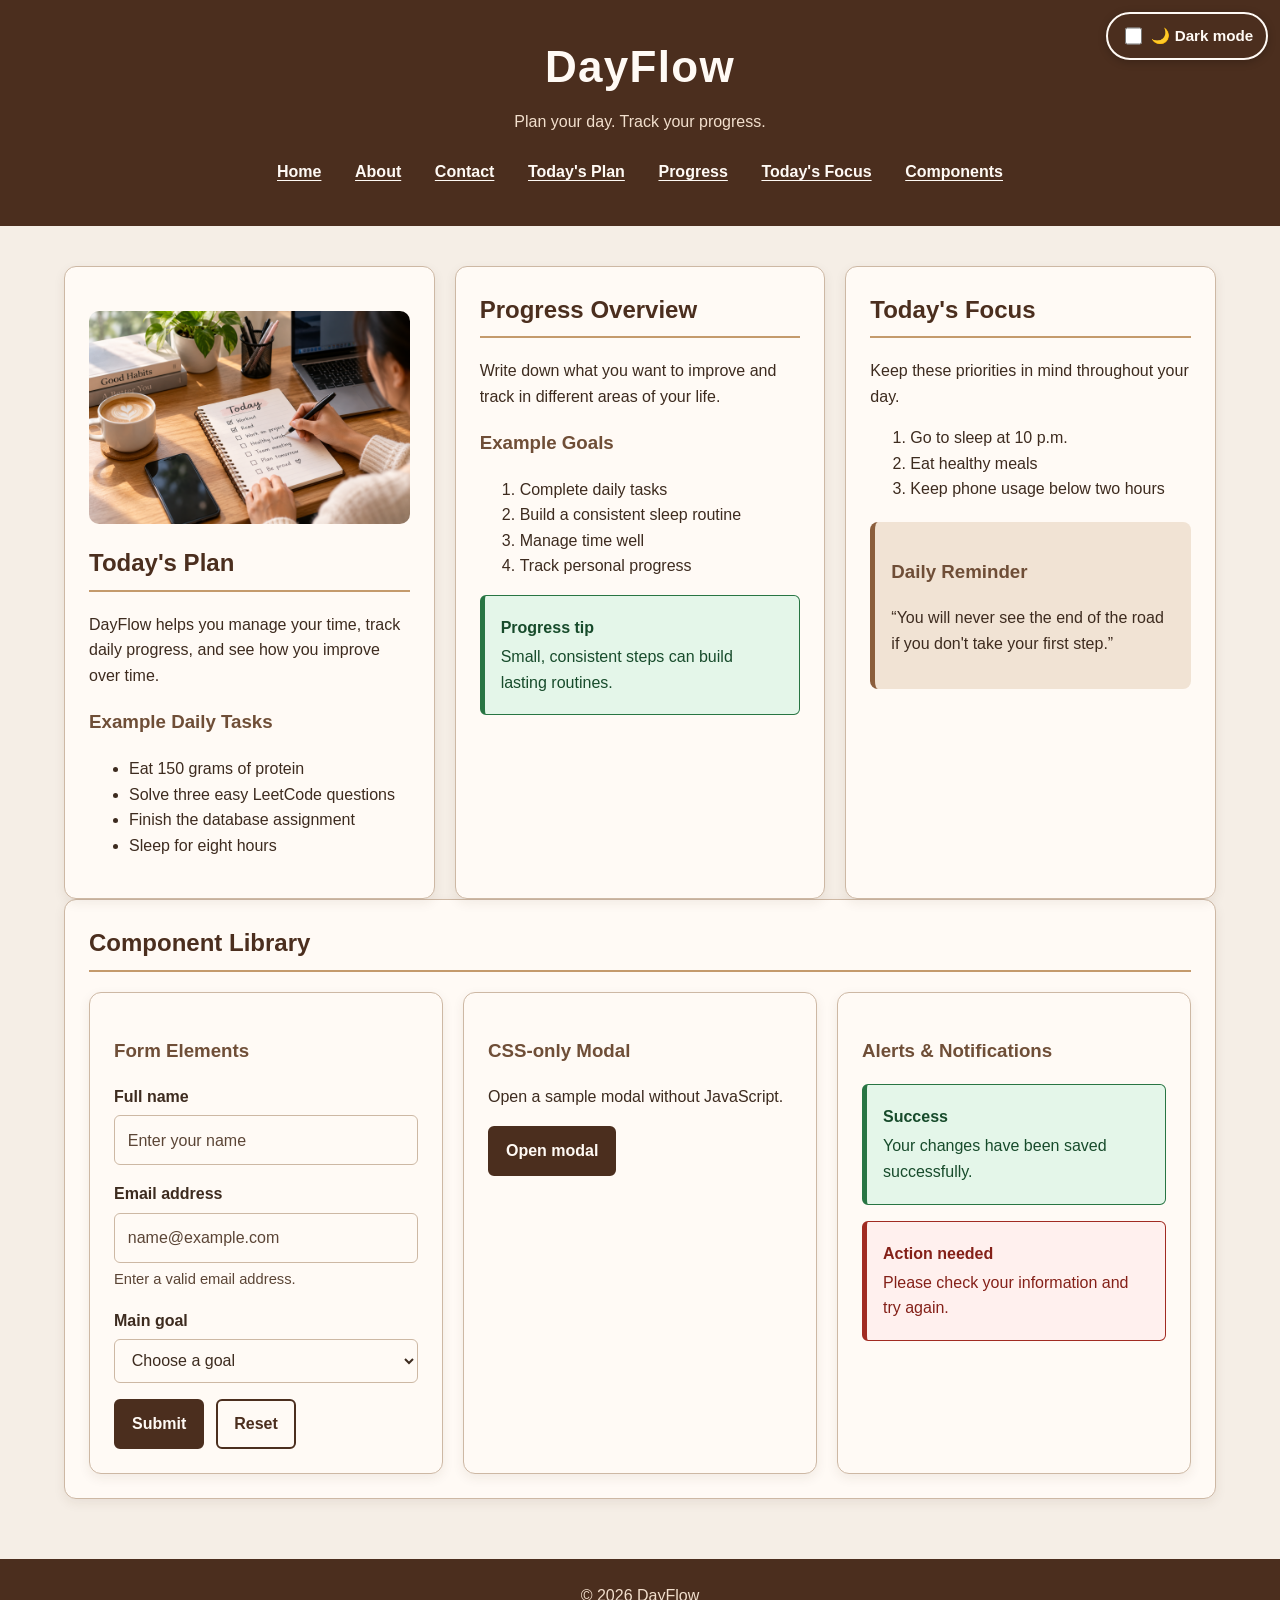
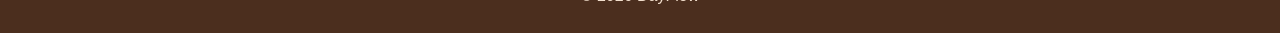
<file: index.html>
<!DOCTYPE html>
<html lang="en">
<head>
  <meta charset="UTF-8">
  <meta name="viewport" content="width=device-width, initial-scale=1.0">
  <meta name="color-scheme" content="light dark">
  <meta name="description" content="DayFlow helps you plan your day, track progress, and build better routines.">
  <title>DayFlow | Plan your day</title>
  <link rel="stylesheet" href="CSS/style.css">
</head>
<body>
  <a class="skip-link" href="#main-content">Skip to main content</a>
  <div class="theme-control">
    <input type="checkbox" id="theme-toggle" aria-label="Toggle dark mode">
    <label for="theme-toggle">🌙 Dark mode</label>
  </div>
  <header>
    <h1>DayFlow</h1>
    <p>Plan your day. Track your progress.</p>
    <nav aria-label="Main navigation">
      <a href="index.html" aria-current="page">Home</a>
      <a href="about.html">About</a>
      <a href="contact.html">Contact</a>
      <a href="#today-plan">Today's Plan</a>
      <a href="#progress">Progress</a>
      <a href="#focus">Today's Focus</a>
      <a href="#components">Components</a>
    </nav>
  </header>
  <main id="main-content">
    <div class="component-grid">
      <section id="today-plan" aria-labelledby="plan-heading">
        <img src="images/Today's plan.png" alt="Illustration of a person planning daily tasks" width="600">
        <h2 id="plan-heading">Today's Plan</h2>
        <p>DayFlow helps you manage your time, track daily progress, and see how you improve over time.</p>
        <h3>Example Daily Tasks</h3>
        <ul>
          <li>Eat 150 grams of protein</li>
          <li>Solve three easy LeetCode questions</li>
          <li>Finish the database assignment</li>
          <li>Sleep for eight hours</li>
        </ul>
      </section>
      <section id="progress" aria-labelledby="progress-heading">
        <h2 id="progress-heading">Progress Overview</h2>
        <p>Write down what you want to improve and track in different areas of your life.</p>
        <h3>Example Goals</h3>
        <ol>
          <li>Complete daily tasks</li>
          <li>Build a consistent sleep routine</li>
          <li>Manage time well</li>
          <li>Track personal progress</li>
        </ol>
        <div class="alert alert-success" role="status">
          <p class="alert-title">Progress tip</p>
          <p>Small, consistent steps can build lasting routines.</p>
        </div>
      </section>
      <section id="focus" aria-labelledby="focus-heading">
        <h2 id="focus-heading">Today's Focus</h2>
        <p>Keep these priorities in mind throughout your day.</p>
        <ol>
          <li>Go to sleep at 10 p.m.</li>
          <li>Eat healthy meals</li>
          <li>Keep phone usage below two hours</li>
        </ol>
        <article>
          <h3>Daily Reminder</h3>
          <p>“You will never see the end of the road if you don't take your first step.”</p>
        </article>
      </section>
    </div>

    <section id="components" aria-labelledby="components-heading">
      <h2 id="components-heading">Component Library</h2>
      <div class="component-grid">
        <section aria-labelledby="form-heading">
          <h3 id="form-heading">Form Elements</h3>
          <form action="#" method="get">
            <div class="form-group">
              <label for="demo-name">Full name</label>
              <input id="demo-name" name="name" type="text" autocomplete="name" placeholder="Enter your name" required>
            </div>
            <div class="form-group">
              <label for="demo-email">Email address</label>
              <input id="demo-email" name="email" type="email" autocomplete="email" aria-describedby="email-help" placeholder="name@example.com" required>
              <p id="email-help" class="help-text">Enter a valid email address.</p>
            </div>
            <div class="form-group">
              <label for="demo-category">Main goal</label>
              <select id="demo-category" name="goal" required>
                <option value="">Choose a goal</option>
                <option value="productivity">Improve productivity</option>
                <option value="routine">Build better routines</option>
                <option value="progress">Track progress</option>
              </select>
            </div>
            <div class="button-row">
              <button type="submit">Submit</button>
              <button class="button-secondary" type="reset">Reset</button>
            </div>
          </form>
        </section>
        <section aria-labelledby="modal-heading">
          <h3 id="modal-heading">CSS-only Modal</h3>
          <p>Open a sample modal without JavaScript.</p>
          <input class="modal-toggle" type="checkbox" id="modal-toggle" aria-label="Toggle welcome dialog">
          <label class="button modal-trigger" for="modal-toggle">Open modal</label>
          <div class="modal-overlay">
            <div class="modal-content" role="dialog" aria-labelledby="dialog-title" aria-describedby="dialog-description">
              <h3 id="dialog-title">Welcome to DayFlow</h3>
              <p id="dialog-description">This modal is built with HTML and CSS only. Use the close control to return to the page.</p>
              <div class="modal-actions"><label class="button button-secondary modal-close" for="modal-toggle">Close modal</label></div>
            </div>
          </div>
        </section>
        <section aria-labelledby="alerts-heading">
          <h3 id="alerts-heading">Alerts &amp; Notifications</h3>
          <div class="alert alert-success" role="status">
            <p class="alert-title">Success</p>
            <p>Your changes have been saved successfully.</p>
          </div>
          <div class="alert alert-error" role="alert">
            <p class="alert-title">Action needed</p>
            <p>Please check your information and try again.</p>
          </div>
        </section>
      </div>
    </section>
  </main>
  <footer><p>&copy; 2026 DayFlow</p></footer>
</body>
</html>
</file>
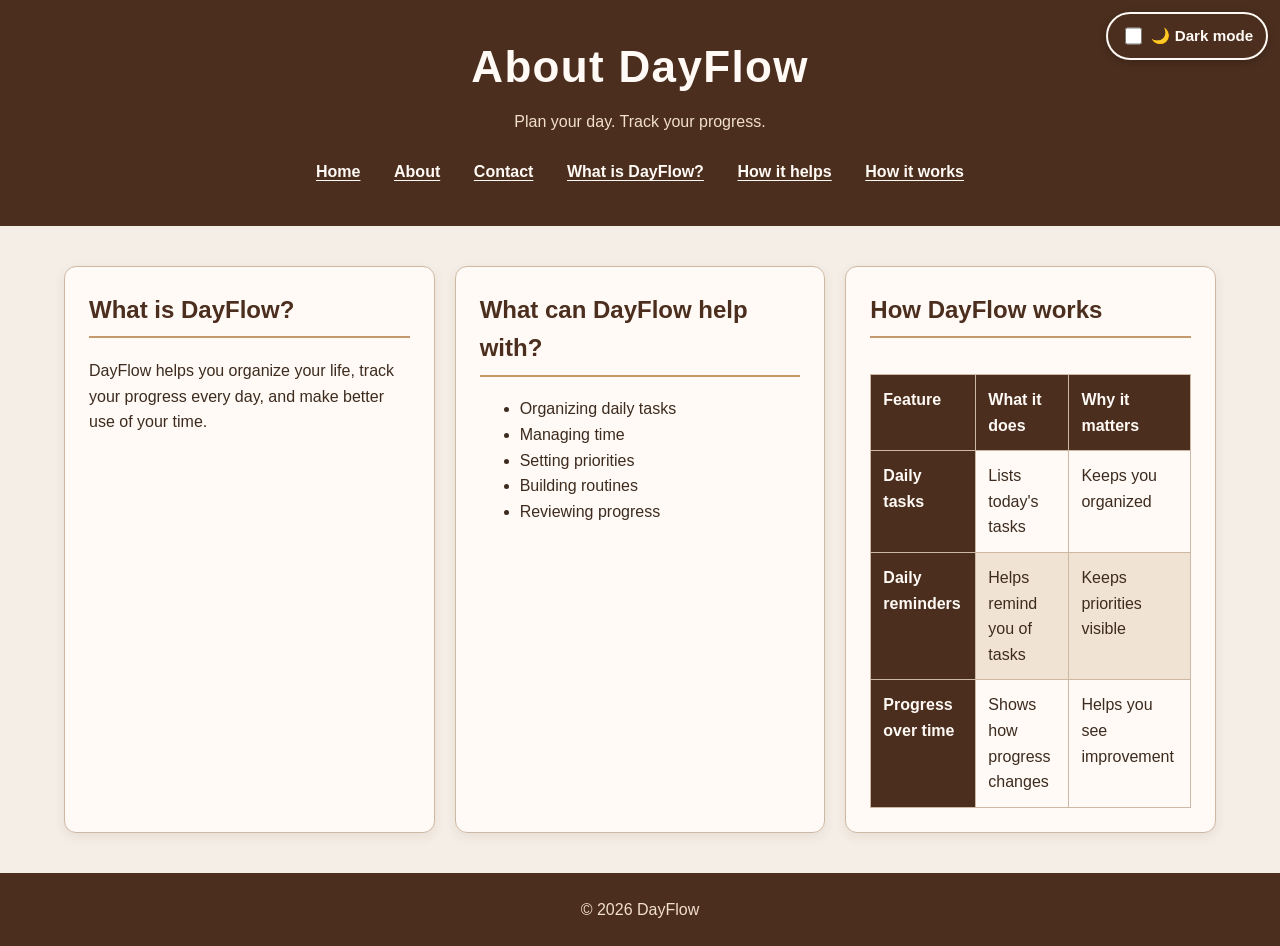
<file: about.html>
<!DOCTYPE html>
<html lang="en">
<head>
  <meta charset="UTF-8">
  <meta name="viewport" content="width=device-width, initial-scale=1.0">
  <meta name="color-scheme" content="light dark">
  <meta name="description" content="Learn how DayFlow supports daily planning, routines, and progress tracking.">
  <title>About | DayFlow</title>
  <link rel="stylesheet" href="CSS/style.css">
</head>
<body>
  <a class="skip-link" href="#main-content">Skip to main content</a>
  <div class="theme-control">
    <input type="checkbox" id="theme-toggle" aria-label="Toggle dark mode">
    <label for="theme-toggle">🌙 Dark mode</label>
  </div>
  <header>
    <h1>About DayFlow</h1>
    <p>Plan your day. Track your progress.</p>
    <nav aria-label="Main navigation">
      <a href="index.html">Home</a><a href="about.html" aria-current="page">About</a><a href="contact.html">Contact</a>
      <a href="#whatisdayflow">What is DayFlow?</a><a href="#help">How it helps</a><a href="#howitworks">How it works</a>
    </nav>
  </header>
  <main id="main-content">
    <div class="component-grid">
      <section id="whatisdayflow" aria-labelledby="about-heading">
        <h2 id="about-heading">What is DayFlow?</h2>
        <p>DayFlow helps you organize your life, track your progress every day, and make better use of your time.</p>
      </section>
      <section id="help" aria-labelledby="help-heading">
        <h2 id="help-heading">What can DayFlow help with?</h2>
        <ul><li>Organizing daily tasks</li><li>Managing time</li><li>Setting priorities</li><li>Building routines</li><li>Reviewing progress</li></ul>
      </section>
      <section id="howitworks" aria-labelledby="how-heading">
        <h2 id="how-heading">How DayFlow works</h2>
        <div style="overflow-x:auto">
          <table>
            <thead><tr><th scope="col">Feature</th><th scope="col">What it does</th><th scope="col">Why it matters</th></tr></thead>
            <tbody>
              <tr><th scope="row">Daily tasks</th><td>Lists today's tasks</td><td>Keeps you organized</td></tr>
              <tr><th scope="row">Daily reminders</th><td>Helps remind you of tasks</td><td>Keeps priorities visible</td></tr>
              <tr><th scope="row">Progress over time</th><td>Shows how progress changes</td><td>Helps you see improvement</td></tr>
            </tbody>
          </table>
        </div>
      </section>
    </div>
  </main>
  <footer><p>&copy; 2026 DayFlow</p></footer>
</body>
</html>
</file>
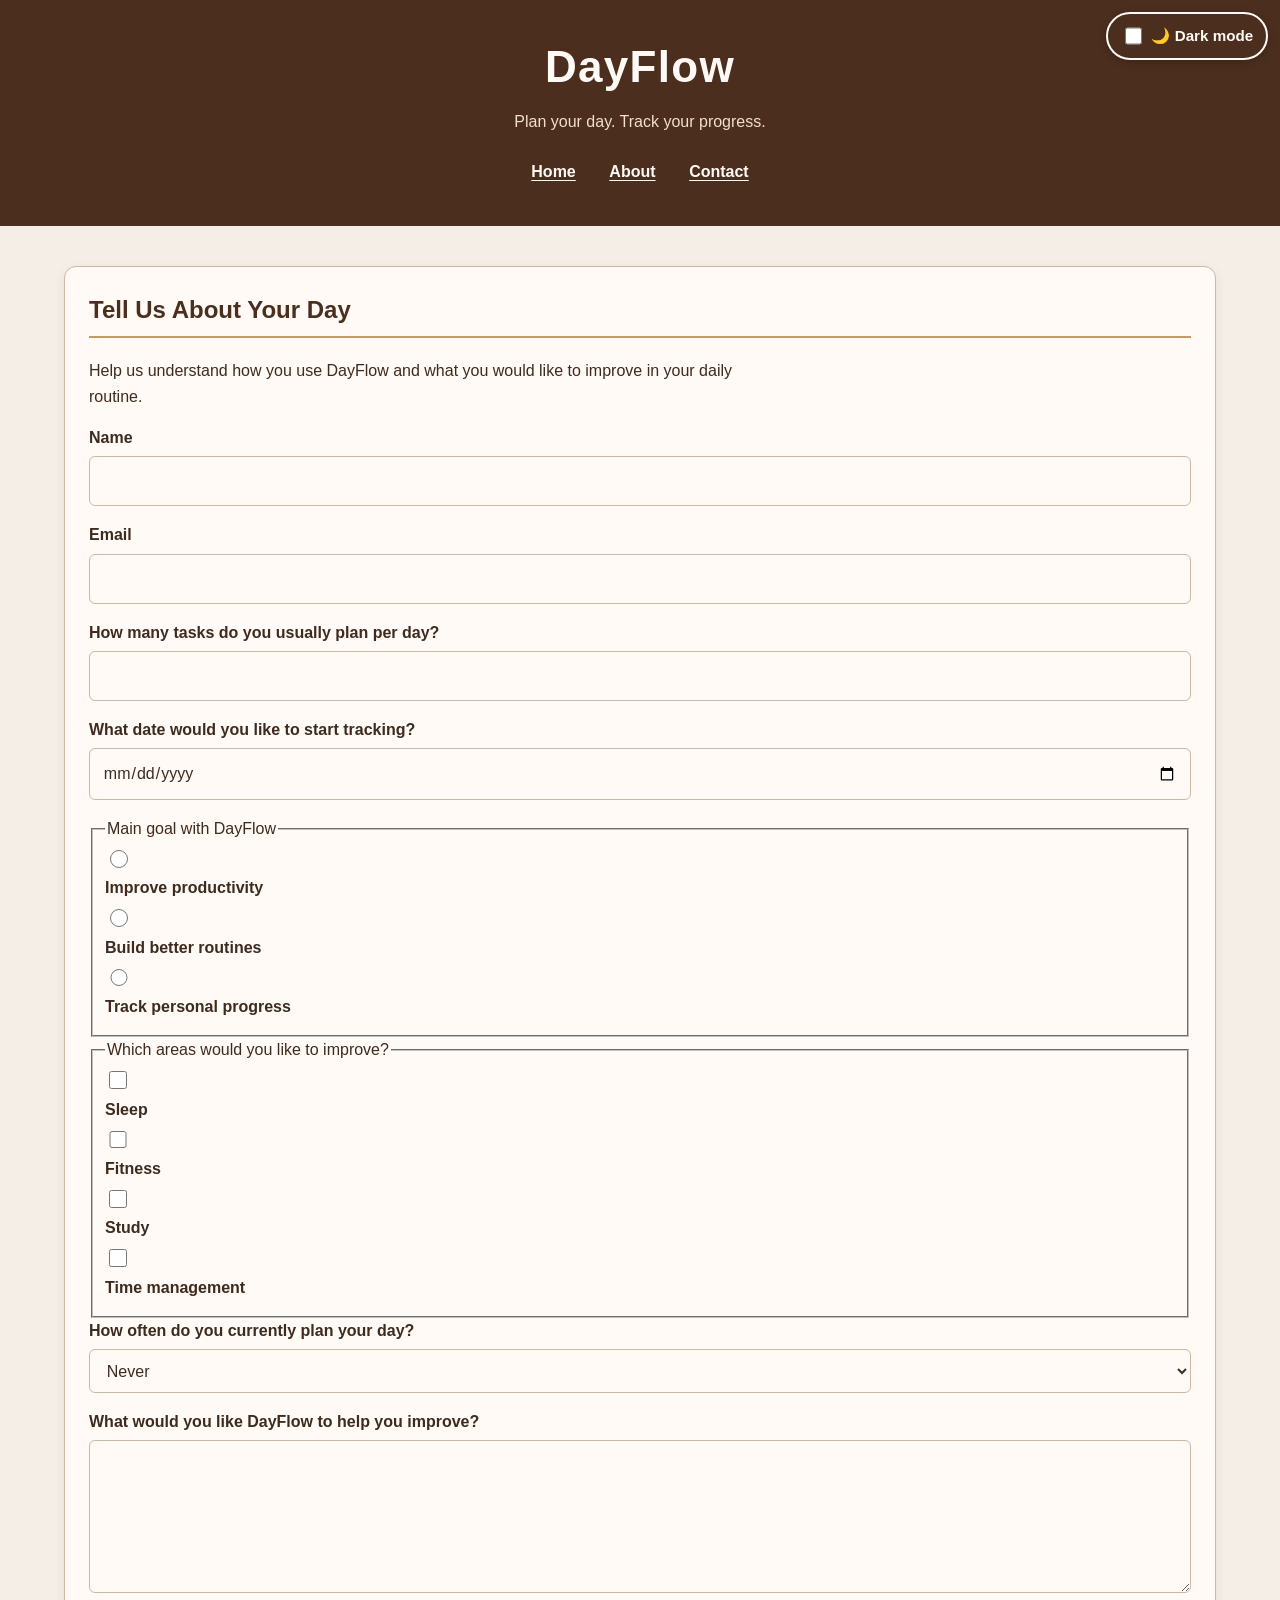
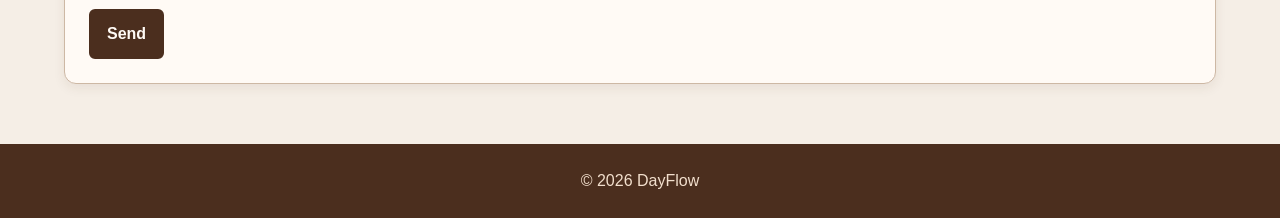
<file: contact.html>
<!DOCTYPE html>
<html lang="en">
<head>
  <meta charset="UTF-8">
  <meta name="viewport" content="width=device-width, initial-scale=1.0">
  <meta name="color-scheme" content="light dark">
  <meta name="description" content="Tell DayFlow about your daily planning goals and routines.">
  <title>Contact | DayFlow</title>
  <link rel="stylesheet" href="CSS/style.css">
</head>
<body>
  <a class="skip-link" href="#main-content">Skip to main content</a>
  <div class="theme-control">
    <input type="checkbox" id="theme-toggle" aria-label="Toggle dark mode">
    <label for="theme-toggle">🌙 Dark mode</label>
  </div>
  <header>
    <h1>DayFlow</h1><p>Plan your day. Track your progress.</p>
    <nav aria-label="Main navigation"><a href="index.html">Home</a><a href="about.html">About</a><a href="contact.html" aria-current="page">Contact</a></nav>
  </header>
  <main id="main-content">
    <section aria-labelledby="contact-heading">
      <h2 id="contact-heading">Tell Us About Your Day</h2>
      <p>Help us understand how you use DayFlow and what you would like to improve in your daily routine.</p>
      <form action="#" method="get">
        <div class="form-group"><label for="name">Name</label><input type="text" id="name" name="name" autocomplete="name" required></div>
        <div class="form-group"><label for="email">Email</label><input type="email" id="email" name="email" autocomplete="email" required></div>
        <div class="form-group"><label for="tasks">How many tasks do you usually plan per day?</label><input type="number" id="tasks" name="tasks" min="1" inputmode="numeric"></div>
        <div class="form-group"><label for="start-date">What date would you like to start tracking?</label><input type="date" id="start-date" name="start-date"></div>
        <fieldset>
          <legend>Main goal with DayFlow</legend>
          <div><input type="radio" id="productivity" name="goal" value="productivity"><label for="productivity">Improve productivity</label></div>
          <div><input type="radio" id="routine" name="goal" value="routine"><label for="routine">Build better routines</label></div>
          <div><input type="radio" id="progress" name="goal" value="progress"><label for="progress">Track personal progress</label></div>
        </fieldset>
        <fieldset>
          <legend>Which areas would you like to improve?</legend>
          <div><input type="checkbox" id="sleep" name="areas" value="sleep"><label for="sleep">Sleep</label></div>
          <div><input type="checkbox" id="fitness" name="areas" value="fitness"><label for="fitness">Fitness</label></div>
          <div><input type="checkbox" id="study" name="areas" value="study"><label for="study">Study</label></div>
          <div><input type="checkbox" id="time" name="areas" value="time"><label for="time">Time management</label></div>
        </fieldset>
        <div class="form-group"><label for="frequency">How often do you currently plan your day?</label><select id="frequency" name="frequency"><option value="never">Never</option><option value="sometimes">Sometimes</option><option value="often">Often</option><option value="daily">Every day</option></select></div>
        <div class="form-group"><label for="message">What would you like DayFlow to help you improve?</label><textarea id="message" name="message" rows="5"></textarea></div>
        <button type="submit">Send</button>
      </form>
    </section>
  </main>
  <footer><p>&copy; 2026 DayFlow</p></footer>
</body>
</html>
</file>
<file: CSS/style.css>
/* DayFlow responsive component library */
:root {
  color-scheme: light;
  --bg: #f5eee6;
  --surface: #fffaf5;
  --surface-alt: #f1e3d4;
  --text: #3d2b1f;
  --muted: #5b4536;
  --brand: #4b2e1e;
  --brand-hover: #6f4e37;
  --accent: #c49a6c;
  --border: #cdb8a4;
  --success-bg: #e4f6e9;
  --success-text: #174b2b;
  --error-bg: #fff0ee;
  --error-text: #842018;
  --focus: #075fc7;
  --shadow: 0 4px 12px rgba(75, 46, 30, .08);
}
* { box-sizing: border-box; }
html { scroll-behavior: smooth; }
body {
  margin: 0; font-family: Arial, Helvetica, sans-serif; font-size: 16px;
  line-height: 1.6; color: var(--text); background: var(--bg);
}
.skip-link {
  position: absolute; top: -100px; left: 1rem; z-index: 100;
  padding: .75rem 1rem; color: #fff; background: var(--brand); border-radius: 6px;
}
.skip-link:focus { top: 1rem; }
header, .site-header {
  padding: 2rem 1rem; text-align: center; color: #fffaf5; background: var(--brand);
}
header h1 { margin: 0; font-size: clamp(2rem, 4vw, 2.75rem); letter-spacing: .03em; }
header p { margin: .4rem auto 1rem; color: #f2dfcd; }
nav { display: flex; flex-wrap: wrap; justify-content: center; gap: .5rem; }
nav a { display: inline-block; padding: .55rem .8rem; color: #fffaf5; text-decoration: underline; text-underline-offset: .2em; border-radius: 6px; font-weight: 700; }
nav a:hover, nav a:focus-visible { background: var(--brand-hover); }
main { width: min(1200px, 100%); margin: 0 auto; padding: 1.5rem 1rem 2rem; }
.component-grid { display: grid; grid-template-columns: minmax(0, 1fr); gap: 1.25rem; }
section, .card {
  min-width: 0; padding: 1.25rem; margin: 0 0 1.25rem;
  background: var(--surface); border: 1px solid var(--border);
  border-radius: 12px; box-shadow: var(--shadow);
}
.component-grid section { margin: 0; }
section h2, .card h2 { margin-top: 0; color: var(--brand); font-size: 1.5rem; border-bottom: 2px solid var(--accent); padding-bottom: .45rem; }
h3 { color: var(--brand-hover); }
p { max-width: 75ch; }
img { display: block; width: min(100%, 600px); height: auto; margin: 1.25rem auto; border-radius: 10px; }
article { margin-top: 1.25rem; padding: 1rem; background: var(--surface-alt); border-left: 5px solid #8b5e3c; border-radius: 8px; }
table { width: 100%; border-collapse: collapse; margin-top: 1rem; }
th, td { padding: .75rem; border: 1px solid var(--border); text-align: left; vertical-align: top; }
th { color: #fffaf5; background: var(--brand); }
tr:nth-child(even) { background: var(--surface-alt); }
.form-group { margin-bottom: 1rem; }
label { display: block; margin-bottom: .35rem; font-weight: 700; }
input:not([type="checkbox"]):not([type="radio"]), select, textarea {
  display: block; width: 100%; min-height: 44px; padding: .7rem .8rem;
  font: inherit; color: var(--text); background: var(--surface);
  border: 1px solid var(--border); border-radius: 6px;
}
textarea { resize: vertical; }
input::placeholder { color: var(--muted); opacity: 1; }
input[type="checkbox"], input[type="radio"] { width: 1.1rem; height: 1.1rem; accent-color: var(--brand); }
input:focus-visible, select:focus-visible, textarea:focus-visible, button:focus-visible,
a:focus-visible, .button:focus-visible { outline: 3px solid var(--focus); outline-offset: 3px; }
button, .button {
  display: inline-flex; align-items: center; justify-content: center; min-height: 44px;
  padding: .65rem 1rem; font: inherit; font-weight: 700; text-align: center;
  color: #fffaf5; background: var(--brand); border: 2px solid var(--brand);
  border-radius: 6px; cursor: pointer; text-decoration: none;
}
button:hover, .button:hover { background: var(--brand-hover); border-color: var(--brand-hover); }
.button-secondary { color: var(--brand); background: transparent; }
.button-secondary:hover { color: #fffaf5; }
.button-row, .modal-actions { display: flex; flex-wrap: wrap; gap: .75rem; margin-top: 1rem; }
.alert { margin: 1rem 0; padding: 1rem; border: 1px solid; border-left-width: 5px; border-radius: 6px; }
.alert p { margin: .2rem 0; }
.alert-title { font-weight: 700; }
.alert-success { color: var(--success-text); background: var(--success-bg); border-color: #287543; }
.alert-error { color: var(--error-text); background: var(--error-bg); border-color: #a12b22; }
.help-text { color: var(--muted); font-size: .92rem; margin: .35rem 0 0; }
.modal-toggle { position: absolute; width: 1px; height: 1px; padding: 0; margin: -1px; overflow: hidden; clip-path: inset(50%); white-space: nowrap; border: 0; }
.modal-toggle:focus-visible + .modal-trigger { outline: 3px solid var(--focus); outline-offset: 3px; }
.modal-overlay { position: fixed; inset: 0; z-index: 10; display: none; align-items: center; justify-content: center; padding: 1rem; overflow-y: auto; background: rgba(0,0,0,.78); }
.modal-toggle:checked ~ .modal-overlay { display: flex; }
.modal-content { width: min(100%, 480px); max-height: calc(100vh - 2rem); overflow-y: auto; padding: 1.5rem; color: var(--text); background: var(--surface); border: 1px solid var(--border); border-radius: 12px; box-shadow: 0 12px 35px rgba(0,0,0,.3); }
.modal-content h3 { margin-top: 0; }
.modal-close { color: var(--brand); background: transparent; }
footer { padding: 1.5rem 1rem; color: #f2dfcd; background: var(--brand); text-align: center; }
footer p { margin: 0 auto; }
@media (min-width: 600px) {
  main { padding: 2rem 1.5rem; }
  .component-grid { grid-template-columns: repeat(2, minmax(0, 1fr)); }
  section, .card { padding: 1.5rem; }
}
@media (min-width: 1000px) {
  .component-grid { grid-template-columns: repeat(3, minmax(0, 1fr)); }
  main { padding: 2.5rem 1.5rem; }
}
@media (prefers-color-scheme: dark) {
  :root {
    color-scheme: dark; --bg: #171513; --surface: #24211e; --surface-alt: #332b25;
    --text: #f8f1e9; --muted: #d7c9bb; --brand: #302016; --brand-hover: #5c3d2a;
    --accent: #d8b58f; --border: #756252; --success-bg: #143d26; --success-text: #d9fbe3;
    --error-bg: #4a211e; --error-text: #ffe1dd; --focus: #9bc8ff;
    --shadow: 0 4px 16px rgba(0,0,0,.3);
  }
  header, .site-header, footer { background: #21170f; }
  th { background: #21170f; }
  .alert-success { border-color: #67d58b; }
  .alert-error { border-color: #ff8d82; }
  button, .button { color: #fffaf5; }
}
@media (prefers-reduced-motion: reduce) {
  html { scroll-behavior: auto; }
  *, *::before, *::after { scroll-behavior: auto !important; animation-duration: .01ms !important; animation-iteration-count: 1 !important; transition-duration: .01ms !important; }
}
@media (max-width: 420px) {
  th, td { padding: .45rem; font-size: .92rem; }
}


/* Manual theme toggle (also works when the system is set to light mode) */
.theme-control {
  position: fixed;
  top: .75rem;
  right: .75rem;
  z-index: 50;
  display: inline-flex;
  align-items: center;
  gap: .4rem;
  padding: .6rem .8rem;
  color: #fffaf5;
  background: #4b2e1e;
  border: 2px solid #fffaf5;
  border-radius: 999px;
  box-shadow: 0 2px 8px rgba(0,0,0,.22);
  font-size: .95rem;
}
.theme-control input {
  width: 1.1rem;
  height: 1.1rem;
  accent-color: #c49a6c;
}
.theme-control label { margin: 0; cursor: pointer; }
body:has(#theme-toggle:checked) {
  --bg: #171513;
  --surface: #24211e;
  --surface-alt: #332b25;
  --text: #f8f1e9;
  --muted: #d7c9bb;
  --brand: #302016;
  --brand-hover: #5c3d2a;
  --accent: #d8b58f;
  --border: #756252;
  --success-bg: #143d26;
  --success-text: #d9fbe3;
  --error-bg: #4a211e;
  --error-text: #ffe1dd;
  --focus: #9bc8ff;
  --shadow: 0 4px 16px rgba(0,0,0,.3);
  color-scheme: dark;
}
body:has(#theme-toggle:checked) header,
body:has(#theme-toggle:checked) footer,
body:has(#theme-toggle:checked) th { background: #21170f; }
body:has(#theme-toggle:checked) .alert-success { border-color: #67d58b; }
body:has(#theme-toggle:checked) .alert-error { border-color: #ff8d82; }
@media (max-width: 600px) {
  .theme-control { top: .5rem; right: .5rem; font-size: .85rem; }
  header { padding-top: 4rem; }
}
</file>
